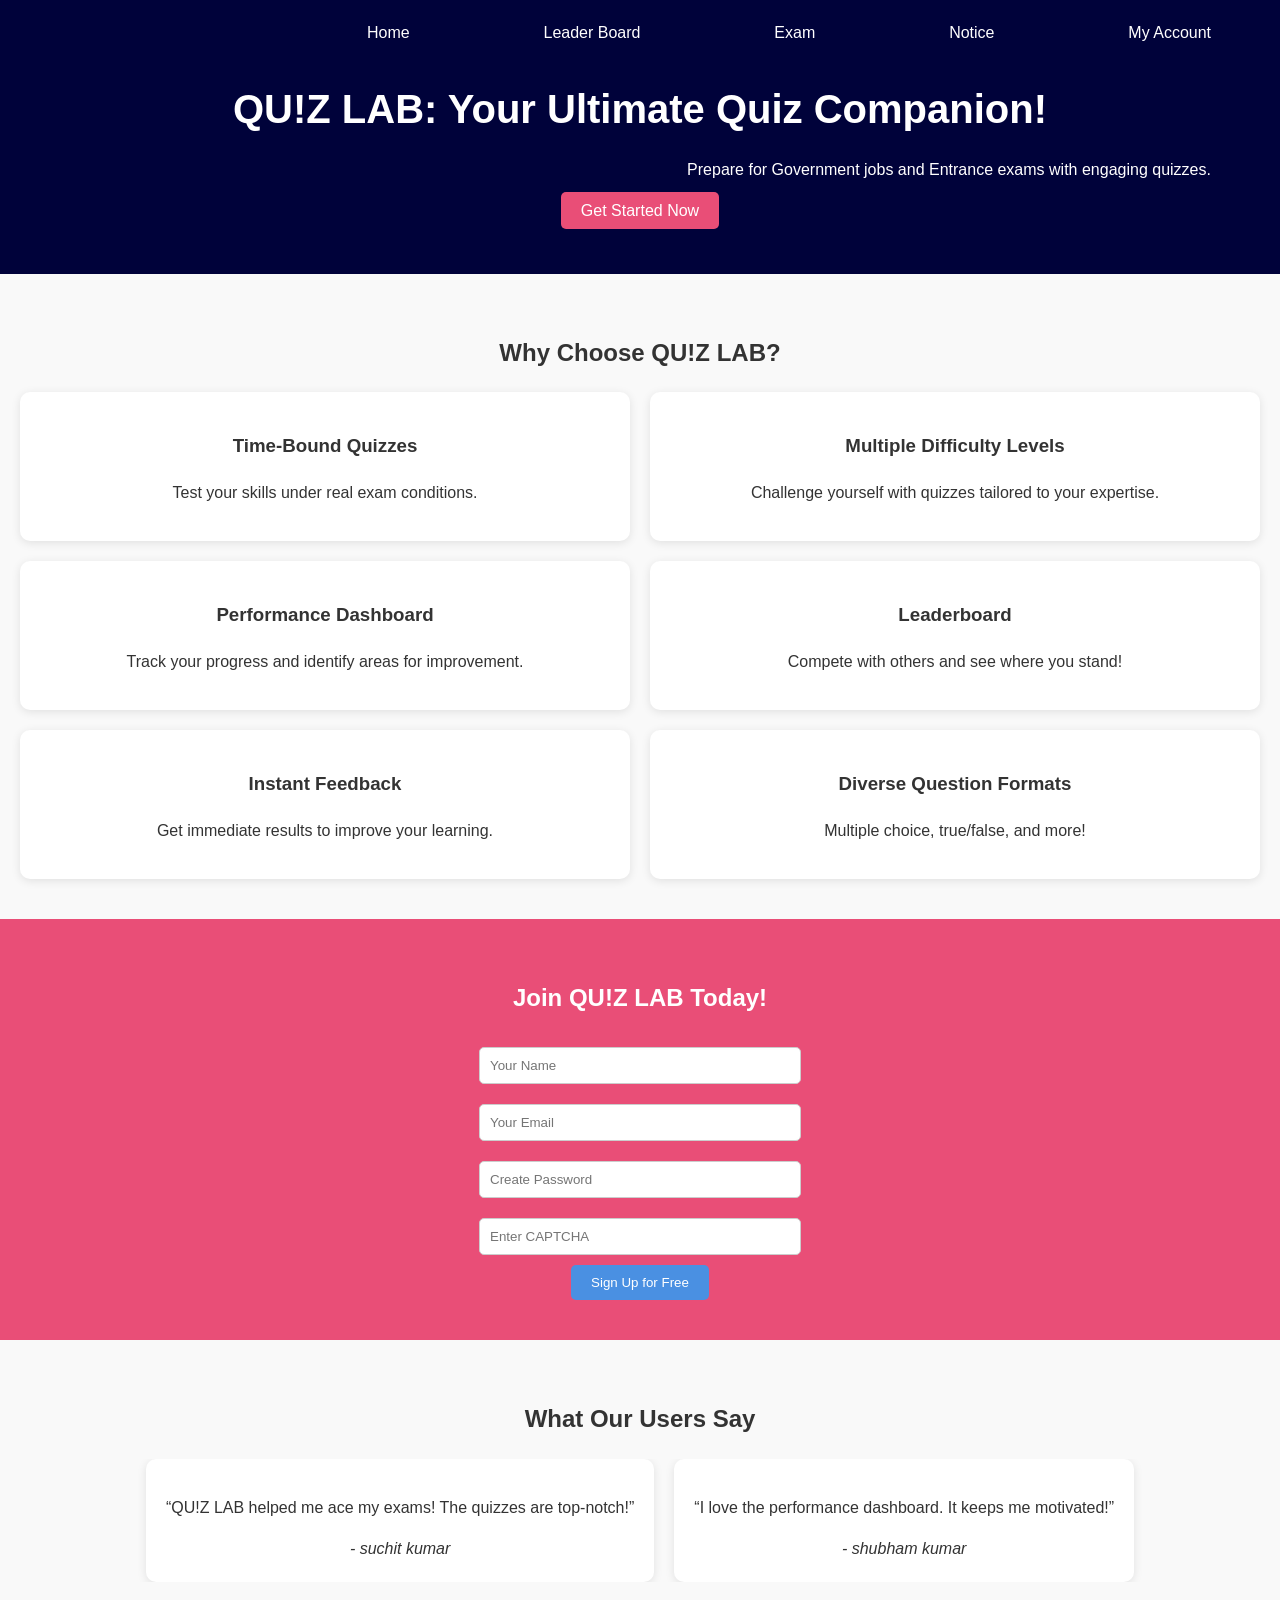
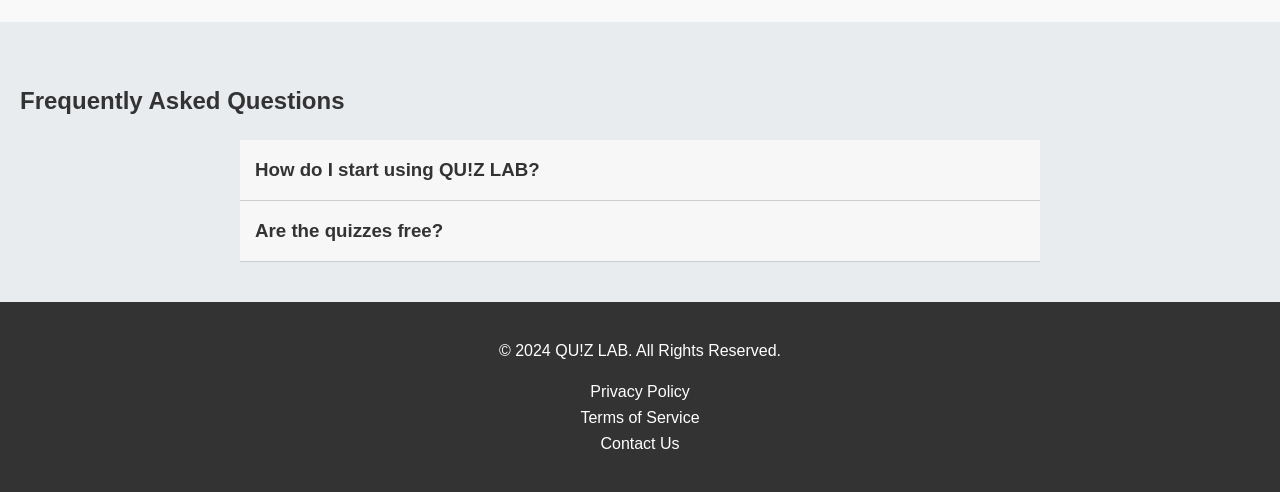
<file: index.html>
<!DOCTYPE html>
<html lang="en">
<head>
    <meta charset="UTF-8">
    <meta name="viewport" content="width=device-width, initial-scale=1.0">
    <title>QU!Z LAB - Online Quiz Platform</title>
    <link rel="stylesheet" href="quizStyle.css">
</head>
<body>
    <div class="nav">
        <a id="anchor" href="">Home</a>
        <a id="anchor" href="">Leader Board</a>
        <a id="anchor" href="">Exam</a>
        <a id="anchor" href="">Notice</a>
        <a id="anchor" href="">My Account</a>
    </div>
    <header>
        <h1>QU!Z LAB: Your Ultimate Quiz Companion!</h1>
        <p id="headline">Prepare for Government jobs and Entrance exams with engaging quizzes.</p>
        <a href="#cta" class="cta-button">Get Started Now</a>
    </header>

    <section id="features">
        <h2>Why Choose QU!Z LAB?</h2>
        <div class="feature-icons">
            <div class="feature">
                <h3>Time-Bound Quizzes</h3>
                <p>Test your skills under real exam conditions.</p>
            </div>
            <div class="feature">
                <h3>Multiple Difficulty Levels</h3>
                <p>Challenge yourself with quizzes tailored to your expertise.</p>
            </div>
            <div class="feature">
                <h3>Performance Dashboard</h3>
                <p>Track your progress and identify areas for improvement.</p>
            </div>
            <div class="feature">
                <h3>Leaderboard</h3>
                <p>Compete with others and see where you stand!</p>
            </div>
            <div class="feature">
                <h3>Instant Feedback</h3>
                <p>Get immediate results to improve your learning.</p>
            </div>
            <div class="feature">
                <h3>Diverse Question Formats</h3>
                <p>Multiple choice, true/false, and more!</p>
            </div>
        </div>
    </section>

    <section id="cta">
        <h2>Join QU!Z LAB Today!</h2>
        <form id="signup-form">
            <input type="text" placeholder="Your Name" required>
            <input type="email" placeholder="Your Email" required>
            <input type="password" placeholder="Create Password" required>
           <input type="text" placeholder="Enter CAPTCHA" required>
            <button type="submit">Sign Up for Free</button>
        </form>
    </section>

    <section id="testimonials">
        <h2>What Our Users Say</h2>
        <div class="carousel">
            <div class="testimonial">
                <p>“QU!Z LAB helped me ace my exams! The quizzes are top-notch!”</p>
                <cite>- suchit kumar</cite>
            </div>
            <div class="testimonial">
                <p>“I love the performance dashboard. It keeps me motivated!”</p>
                <cite>- shubham kumar</cite>
            </div>
        </div>
    </section>

    <section id="faqs">
        <h2>Frequently Asked Questions</h2>
        <div class="accordion">
            <div class="accordion-item">
                <h3>How do I start using QU!Z LAB?</h3>
                <div class="content">
                    <p>Simply sign up, choose your quiz, and start practicing!</p>
                </div>
            </div>
            <div class="accordion-item">
                <h3>Are the quizzes free?</h3>
                <div class="content">
                    <p>Yes, we offer a variety of free quizzes to help you get started.</p>
                </div>
            </div>
        </div>
    </section>

    <footer>
        <p>&copy; 2024 QU!Z LAB. All Rights Reserved.</p>
        <ul>
            <li><a href="#">Privacy Policy</a></li>
            <li><a href="#">Terms of Service</a></li>
            <li><a href="#">Contact Us</a></li>
        </ul>
    </footer>

    <script src="quizMain.js"></script>
</body>
</html>
</file>
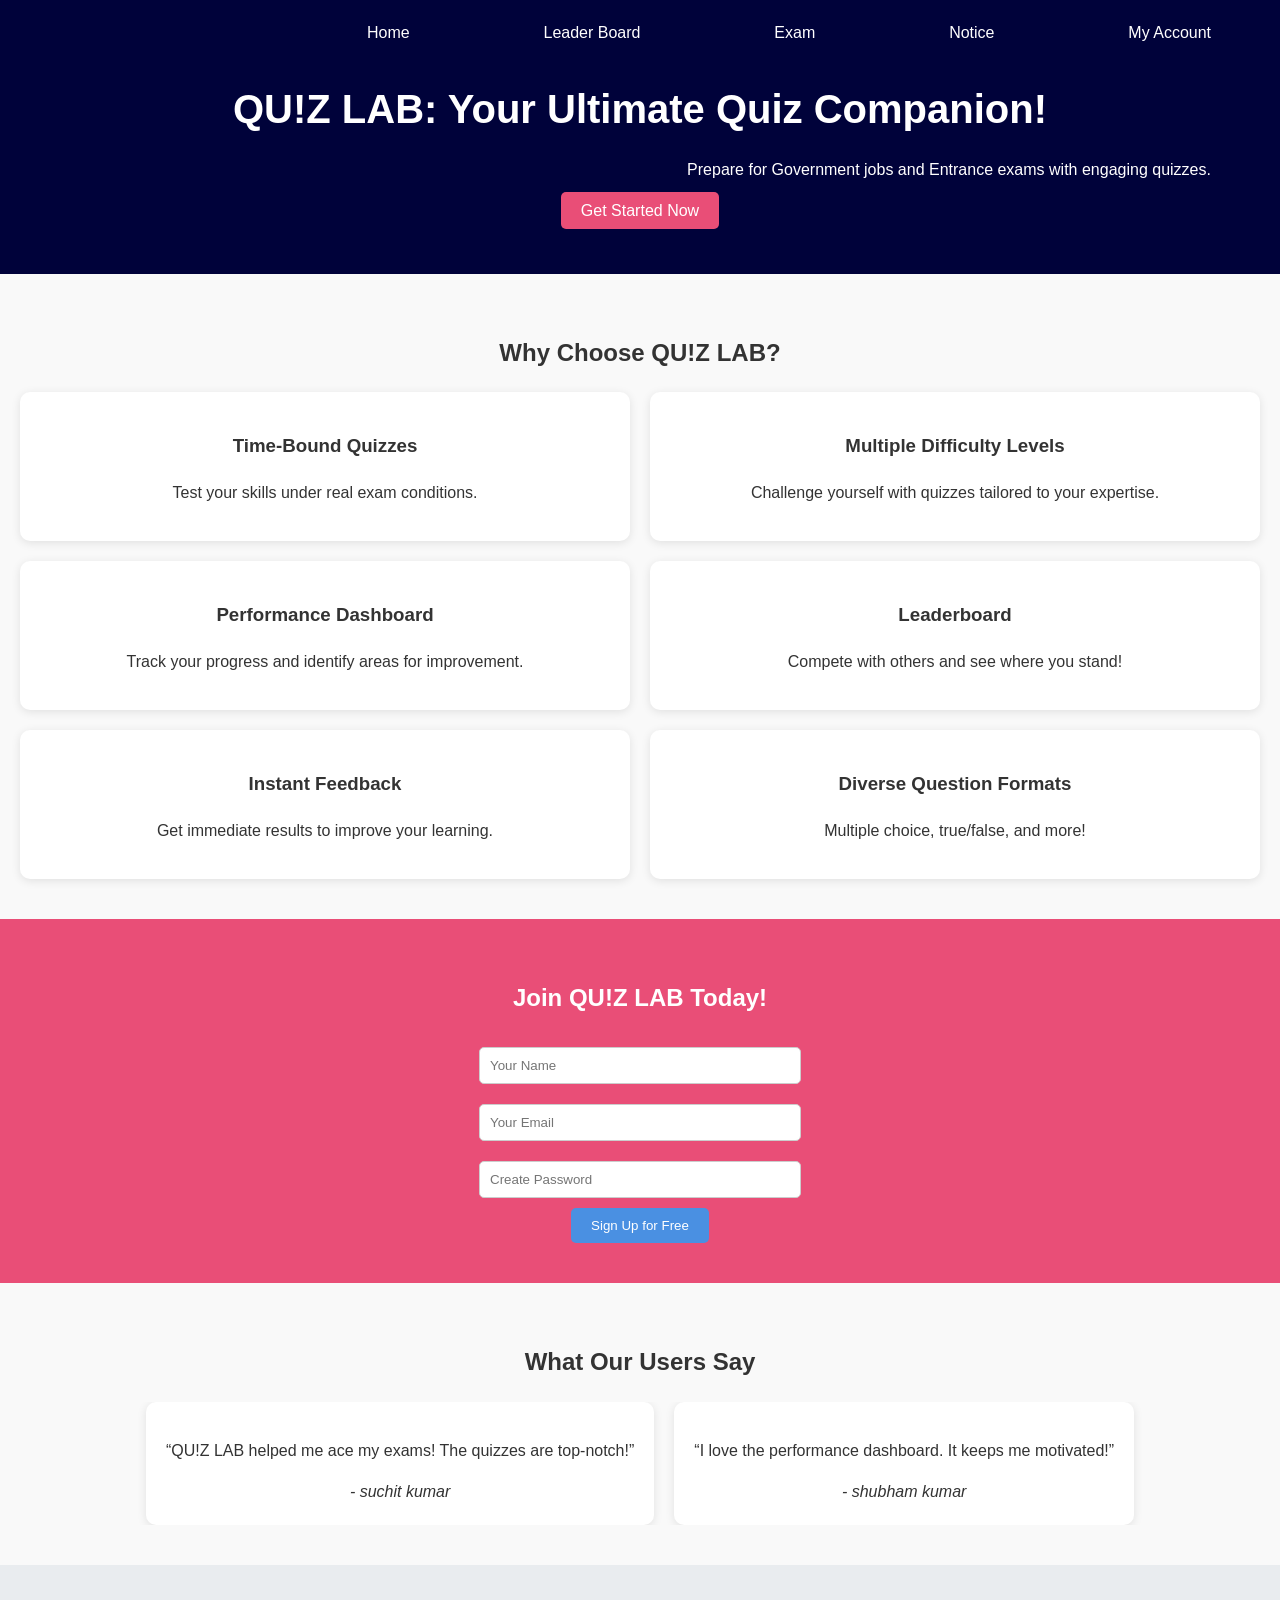
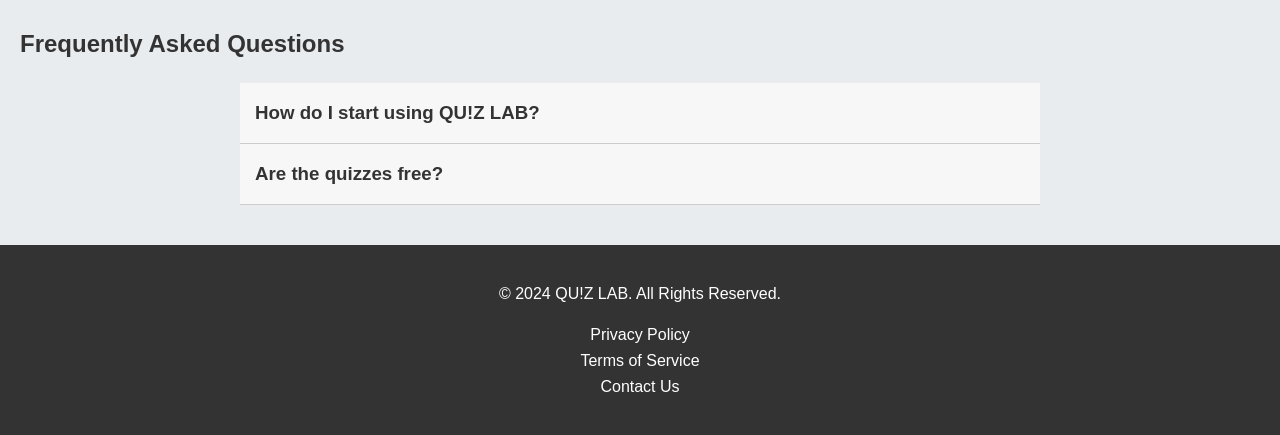
<file: quizLandingPage.html>
<!DOCTYPE html>
<html lang="en">
<head>
    <meta charset="UTF-8">
    <meta name="viewport" content="width=device-width, initial-scale=1.0">
    <title>QU!Z LAB - Online Quiz Platform</title>
    <link rel="stylesheet" href="quizStyle.css">
</head>
<body>
    <div class="nav">
        <a id="anchor" href="">Home</a>
        <a id="anchor" href="">Leader Board</a>
        <a id="anchor" href="">Exam</a>
        <a id="anchor" href="">Notice</a>
        <a id="anchor" href="">My Account</a>
    </div>
    <header>
        <h1>QU!Z LAB: Your Ultimate Quiz Companion!</h1>
        <p id="headline">Prepare for Government jobs and Entrance exams with engaging quizzes.</p>
        <a href="#cta" class="cta-button">Get Started Now</a>
    </header>

    <section id="features">
        <h2>Why Choose QU!Z LAB?</h2>
        <div class="feature-icons">
            <div class="feature">
                <h3>Time-Bound Quizzes</h3>
                <p>Test your skills under real exam conditions.</p>
            </div>
            <div class="feature">
                <h3>Multiple Difficulty Levels</h3>
                <p>Challenge yourself with quizzes tailored to your expertise.</p>
            </div>
            <div class="feature">
                <h3>Performance Dashboard</h3>
                <p>Track your progress and identify areas for improvement.</p>
            </div>
            <div class="feature">
                <h3>Leaderboard</h3>
                <p>Compete with others and see where you stand!</p>
            </div>
            <div class="feature">
                <h3>Instant Feedback</h3>
                <p>Get immediate results to improve your learning.</p>
            </div>
            <div class="feature">
                <h3>Diverse Question Formats</h3>
                <p>Multiple choice, true/false, and more!</p>
            </div>
        </div>
    </section>

    <section id="cta">
        <h2>Join QU!Z LAB Today!</h2>
        <form id="signup-form">
            <input type="text" placeholder="Your Name" required>
            <input type="email" placeholder="Your Email" required>
            <input type="password" placeholder="Create Password" required>
            <button type="submit">Sign Up for Free</button>
        </form>
    </section>

    <section id="testimonials">
        <h2>What Our Users Say</h2>
        <div class="carousel">
            <div class="testimonial">
                <p>“QU!Z LAB helped me ace my exams! The quizzes are top-notch!”</p>
                <cite>- suchit kumar</cite>
            </div>
            <div class="testimonial">
                <p>“I love the performance dashboard. It keeps me motivated!”</p>
                <cite>- shubham kumar</cite>
            </div>
        </div>
    </section>

    <section id="faqs">
        <h2>Frequently Asked Questions</h2>
        <div class="accordion">
            <div class="accordion-item">
                <h3>How do I start using QU!Z LAB?</h3>
                <div class="content">
                    <p>Simply sign up, choose your quiz, and start practicing!</p>
                </div>
            </div>
            <div class="accordion-item">
                <h3>Are the quizzes free?</h3>
                <div class="content">
                    <p>Yes, we offer a variety of free quizzes to help you get started.</p>
                </div>
            </div>
        </div>
    </section>

    <footer>
        <p>&copy; 2024 QU!Z LAB. All Rights Reserved.</p>
        <ul>
            <li><a href="#">Privacy Policy</a></li>
            <li><a href="#">Terms of Service</a></li>
            <li><a href="#">Contact Us</a></li>
        </ul>
    </footer>

    <script src="quizMain.js"></script>
</body>
</html>
</file>
<file: quizStyle.css>
body {
    font-family: 'Arial', sans-serif;
    line-height: 1.6;
    margin: 0;
    padding: 0;
    color: #333;
    background-color: #f9f9f9; 
}
.nav{
    margin-top: 15px;
    position:absolute;
    top: 5px;
    right: 2px;
    left: 300px;
    display: flex;
    justify-content: space-around;
}
.nav a{
    text-decoration: none;
    color: white;
    font-size:1rem;
}

#headline {
    position: relative;
    left: 25%;
    text-align: center;
    font-size: 1em;
    border-right: 2px solid;
    white-space: nowrap;
    overflow: hidden;
    animation: typing 10s steps(40, end) infinite, blink-caret 1s 
}
 
@keyframes typing {
    0% { width: 0; }
    50% { width: 40%; }
    100% { width: 0; } 
}

@keyframes blink-caret {
    from, to { border-color: transparent; }
    50% { border-color: rgb(227, 0, 87); }

}
.nav a:hover{

   color: #d33e68;
   transform: scale(1.3);   
}

header {
    text-align: center;
    padding: 50px 20px;
    background-color: #00023a;
    color: rgb(255, 255, 255);
}
#headline{
    @keyframes headline {
   }
}

header h1 {
    font-size: 2.5em;
    margin-bottom: 10px;
}

header p {
    font-size: 1.2em;
}

.cta-button {
    background-color: #e94e77; 
    color: white;
    padding: 10px 20px;
    border-radius: 5px;
    text-decoration: none;
    transition: background-color 0.3s;
}

.cta-button:hover {
    background-color: #d33e68; 
}

#features {
    padding: 40px 20px;
    text-align: center;
}

.feature-icons {
    display: flex;
    flex-wrap: wrap;
    justify-content: center;
    gap: 20px;
}

.feature {
    background-color: white;
    border-radius: 10px;
    padding: 20px;
    box-shadow: 0 2px 10px rgba(0, 0, 0, 0.1);
    transition: transform 0.3s;
    flex: 1 1 30%; 
    min-width: 250px;
}

.feature:hover {
    transform: scale(1.05);
    box-shadow:0 0 5px #e94e77;
}


#cta {
    background-color: #e94e77; 
    padding: 40px 20px;
    text-align: center;
    color: white;
}

#cta form {
    display: flex;
    flex-direction: column;
    align-items: center;
}

#cta input {
    padding: 10px;
    margin: 10px 0;
    width: 100%;
    max-width: 300px;
    border-radius: 5px;
    border: 1px solid #ccc;
}

#cta button {
    background-color: #4a90e2; 
    color: white;
    border: none;
    padding: 10px 20px;
    border-radius: 5px;
    cursor: pointer;
    transition: background-color 0.3s;
}

#cta button:hover {
    background-color: #3b7db6; 
}

#testimonials {
    padding: 40px 20px;
    text-align: center;
}

.carousel {
    display: flex;
    justify-content: center;
    overflow: hidden;
}

.testimonial {
    background-color: white;
    border-radius: 10px;
    padding: 20px;
    margin: 0 10px;
    box-shadow: 0 2px 10px rgba(0, 0, 0, 0.1);
}

#faqs {
    padding: 40px 20px;
    background-color: #e9ecef;
}

.accordion {
    max-width: 800px;
    margin: 0 auto;
}

.accordion-item {
    border-bottom: 1px solid #ccc;
}

.accordion-item h3 {
    cursor: pointer;
    padding: 15px;
    background-color: #f7f7f7;
    margin: 0;
}

.accordion-item .content {
    padding: 15px;
    display: none;
}

footer {
    text-align: center;
    padding: 20px;
    background-color: #333;
    color: white;
}

footer ul {
    list-style: none;
    padding: 0;
}

footer a {
    color: white;
    text-decoration: none;
}

@media (max-width: 768px) {
    .feature-icons {
        flex-direction: column;
    }
}
</file>
